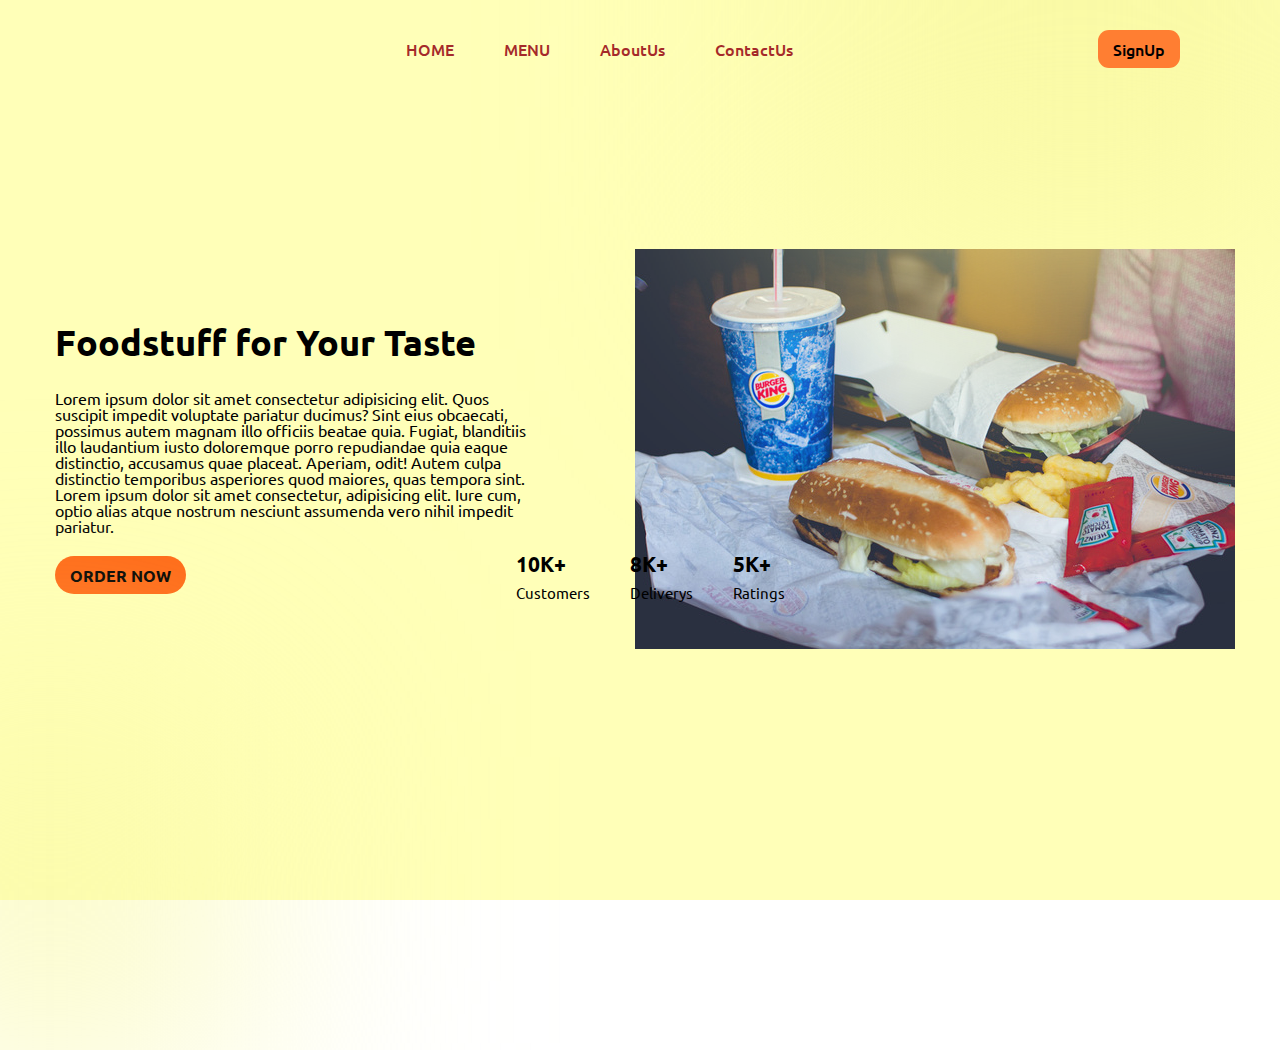
<file: saini cd2/landing.html>
<!DOCTYPE html>
<html lang="en">

<head>
    <meta charset="UTF-8" />
    <meta name="viewport" content="width=device-width, initial-scale=1.0" />
    <title>Landing Page for Food</title>
    <link rel="stylesheet" href="style.css" />
</head>

<body>
    <section>
        <div class="blur_clr"></div>
        <div class="blur_clr"></div>
        <header>
            <a href="#" class="logo"><em class="fas fa-hamburger"></em></a>
            <ul class="nav">
                <li><a href="#">HOME</a></li>
                <li><a href="#">MENU</a></li>
                <li><a href="#">AboutUs</a></li>
                <li><a href="#">ContactUs</a></li>
            </ul>
            <a href="#" class="Button">SignUp</a>
        </header>
        <div class="content">
            <div class="contentBx">
                <h1>
                    <strong>
                        Foodstuff for Your Taste
                    </strong>
                </h1>
                <p>
                    Lorem ipsum dolor sit amet consectetur adipisicing elit. Quos
                    suscipit impedit voluptate pariatur ducimus? Sint eius obcaecati,
                    possimus autem magnam illo officiis beatae quia. Fugiat, blanditiis
                    illo laudantium iusto doloremque porro repudiandae quia eaque
                    distinctio, accusamus quae placeat. Aperiam, odit! Autem culpa
                    distinctio temporibus asperiores quod maiores, quas tempora sint.
                    Lorem ipsum dolor sit amet consectetur, adipisicing elit. Iure cum,
                    optio alias atque nostrum nesciunt assumenda vero nihil impedit
                    pariatur.
                </p>
                <a href="" class="Button"><strong>ORDER NOW</strong></a>
            </div>
            <div class="imageBox">
                <img src="burgers.jpg" alt="Burger" />
            </div>
        </div>
        <div class="infoBx">
            <div class="box">
                <i class="far fa-user"></i>
                <div class="info">
                    <h4>10K+</h4>
                    <p>Customers</p>
                </div>
            </div>
            <div class="box">
                <i class="far fa-biking"></i>
                <div class="info">
                    <h4>8K+</h4>
                    <p>Deliverys</p>
                </div>
            </div>
            <div class="box">
                <i class="far fa-user"></i>
                <div class="info">
                    <h4>5K+</h4>
                    <p>Ratings</p>
                </div>
            </div>
        </div>
    </section>
</body>

</html>
</file>
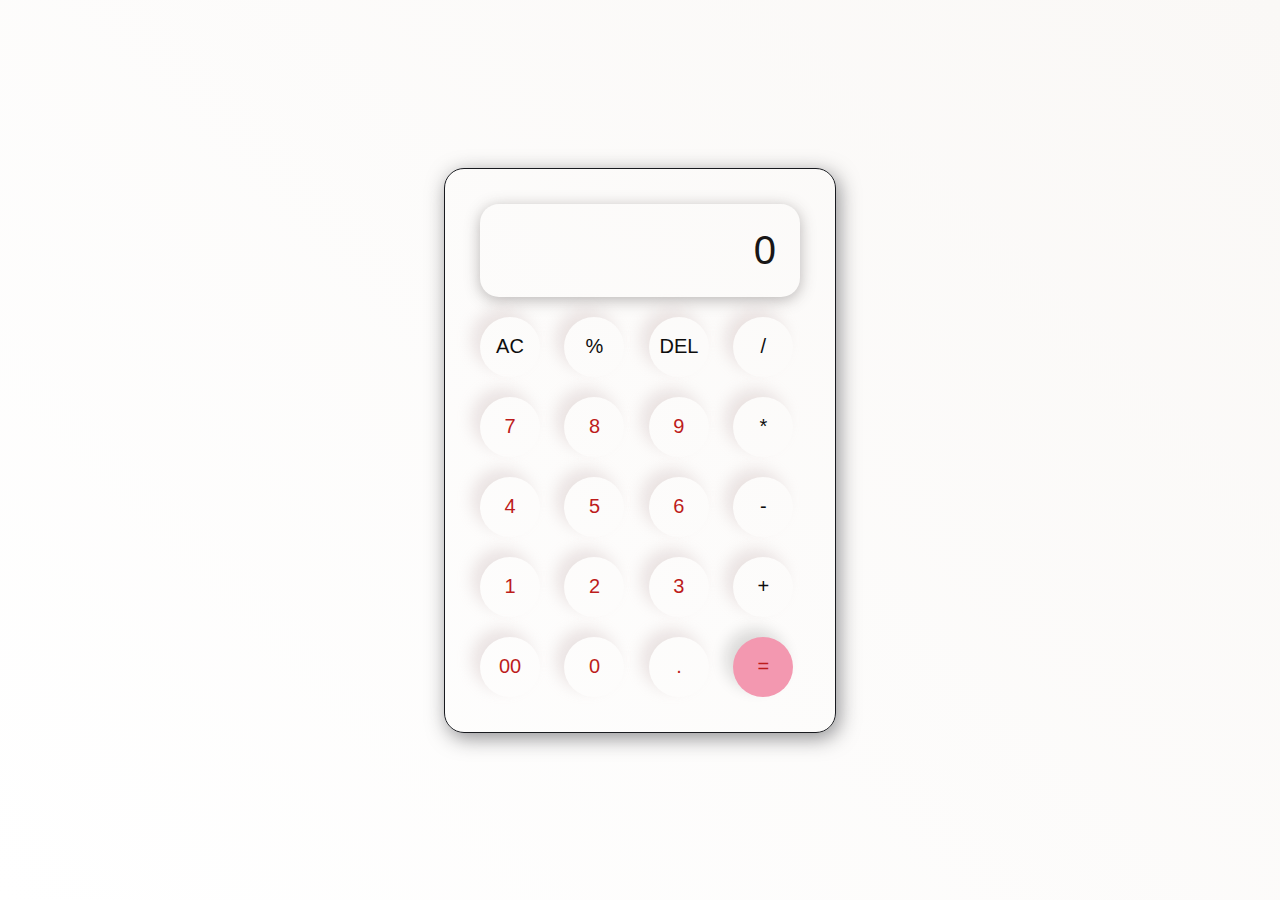
<file: Saini cd3/index (3).html>
<!DOCTYPE html>
<html lang="en">
<head>
  <meta charset="UTF-8" />
  <meta http-equiv="X-UA-Compatible" content="IE=edge" />
  <meta name="viewport" content="width=device-width, initial-scale=1.0" />
  <link rel="stylesheet" href="./style.css" />
  <title>Calculator</title>
</head>
<body>
  <div class="container">
    <div class="calculator">
      <input type="text" id="inputBox" placeholder="0" />
      <div>
        <button class="button operator">AC</button>
        <button class="button operator">%</button>
        <button class="button operator">DEL</button>
        <button class="button operator">/</button>
      </div>
      <div>
        <button class="button">7</button>
        <button class="button">8</button>
        <button class="button">9</button>
        <button class="button operator">*</button>
      </div>
      <div>
        <button class="button">4</button>
        <button class="button">5</button>
        <button class="button">6</button>
        <button class="button operator">-</button>
      </div>
      <div>
        <button class="button">1</button>
        <button class="button">2</button>
        <button class="button">3</button>
        <button class="button operator">+</button>
      </div>
      <div>
        <button class="button">00</button>
        <button class="button">0</button>
        <button class="button">.</button>
        <button class="button equalBtn">=</button>
      </div>
    </div>
  </div>

  <script src="script.js"></script>
</body>
</html>
</file>
<file: saini cd2/style.css>
@import url('https://fonts.googleapis.com/css2?family=Ubuntu&display=swap%27');
*{
    margin: 0;
    padding: 0;
    box-sizing: border-box;
    font-family: 'Ubuntu',sans-serif;
}
body{
    overflow: hidden;
}
section{
    display: flex;
    justify-content: center;
    align-items: center;
    min-height: 100vh;
    background-color: rgb(255, 255, 184);
}
section .blur_clr{
    position: absolute;
    filter: blur(150px);
}
section .blur_clr:nth-child(1){
    background: rgb(249, 249, 163);
    width: 500px;
    height: 500px;
    top: -250px;
    right: -50px;
}
section .blur_clr:nth-child(2){
    background: rgb(249, 249, 163);
    width: 300px;
    height: 300px;
    bottom: -150px;
    left: -100px;
}
header{
    position: absolute;
    top: 0;
    left: 0;
    padding: 30px 100px;
    display: flex;
    width: 100%;
    align-items: center;
    justify-content: space-between;
}
header .logo{
    position: relative;
    font-size: 2.5em;
    color: red;
    text-transform: uppercase;
    text-decoration: none;
    font-weight: 700;
    letter-spacing: 1px;
}
header .nav{
    position: relative;
    display: flex;
}
header .nav li{
   list-style: none;
   margin: 0 10px 0 10px;
}
header .nav li a{
    color: brown;
    text-decoration: none;
    padding: 8px 15px;
    border-radius: 25px;
    font-weight: 500;
    transition: 0.5s;
}
header .nav li a:hover{
    background: #fff;
    box-shadow: 0 5px 10px rgba(0, 0, 0, 0.11);
}
header .Button{
    background: rgba(255, 107, 33, 0.875);
    color: black;
    padding: 8px 15px;
    text-decoration: none;
    font-weight: 500;
    border-radius: 11px;
    transition: 0.5s;  
}

header .Button:hover{
    transform: scale(0.9);

}
.content{
    display: flex;
    width: 100%;
    align-items: center;
    justify-content: space-around;
}

.content .contentBx{
    max-width: 500px;

}

.content .contentBx h1{
    font-size: 36px;
    color: black;
    line-height: 1em;
    margin: 10px;
}

.content .contentBx p{
    font-size: 1em;
    color: black;
    line-height: 1em;
    margin: 30px 10px;
}

.content .contentBx .Button{
    background: rgba(255, 86, 2, 0.896);
    color: black ;
    padding: 8px 15px;
    text-decoration: none;
    font-weight: 500;
    border-radius: 25px;
    transition: 0.5s;
    margin:  10px;
}

.content .contentBx .Button:hover{
    background: #fff;
    color: #ff002b;
    box-shadow: 0 5px 10px rgba(0, 0, 0, 0.11);
}

.infoBx{
    position: absolute;
    top: 525px;
    /*bottom: 100px;
    left: 140px; */
    align-self: auto;
    
    display: flex;
}

.infoBx .box{
    margin: 20px 10px;
    display: flex;
    justify-content: center ;
    align-items: center;
}

.infoBx .box i{
    font-size: 1.6em;
    color: #8a2435;
    margin: 10px;

}

.infoBx .box h4{
    font-size: 1.3em;
    margin: 5px 0;
}

.infoBx .box p{
    font-size: 15px;

}
</file>
<file: Saini cd3/style.css>
* {
    margin: 0;
    padding: 0;
    box-sizing: border-box;
    font-family: 'Segoe UI', Tahoma, Geneva, Verdana, sans-serif;
}

body {
    width: 100%;
    height: 100vh;
    display: flex;
    justify-content: center;
    align-items: center;
    background: linear-gradient(45deg, #ffffffdd, #faf8f6);
}

.calculator {
    border: 1px solid #181a1f;
    padding: 25px;
    border-radius: 20px;
    background: transparent;
    box-shadow: 3px 5px 20px rgba(35, 35, 42, 0.5);
}

input {
    width: 320px;
    border: none;
    padding: 24px;
    margin: 10px;
    background: transparent;
    text-align: right;
    box-shadow: 0px 3px 15px rgba(63, 55, 55, 0.351);
    font-size: 40px;
    cursor: pointer;
    color: #1b1818;
    border-radius: 19px;
}

input::placeholder {
    color: #181616;
}

button {
    border: none;
    width: 60px;
    height: 60px;
    margin: 10px;
    border-radius: 50%;
    background: transparent;
    color: #bd1c1c;
    font-size: 20px;
    box-shadow: -8px -8px 15px rgba(196, 175, 175, 0.33);
    cursor: pointer;
}

.equalBtn {
    background-color: rgb(243, 152, 176);
    box-shadow: -8px -8px 15px rgba(12, 11, 11, 0.141);
}

.operator {
    color: #0d0d0d;
}
</file>
